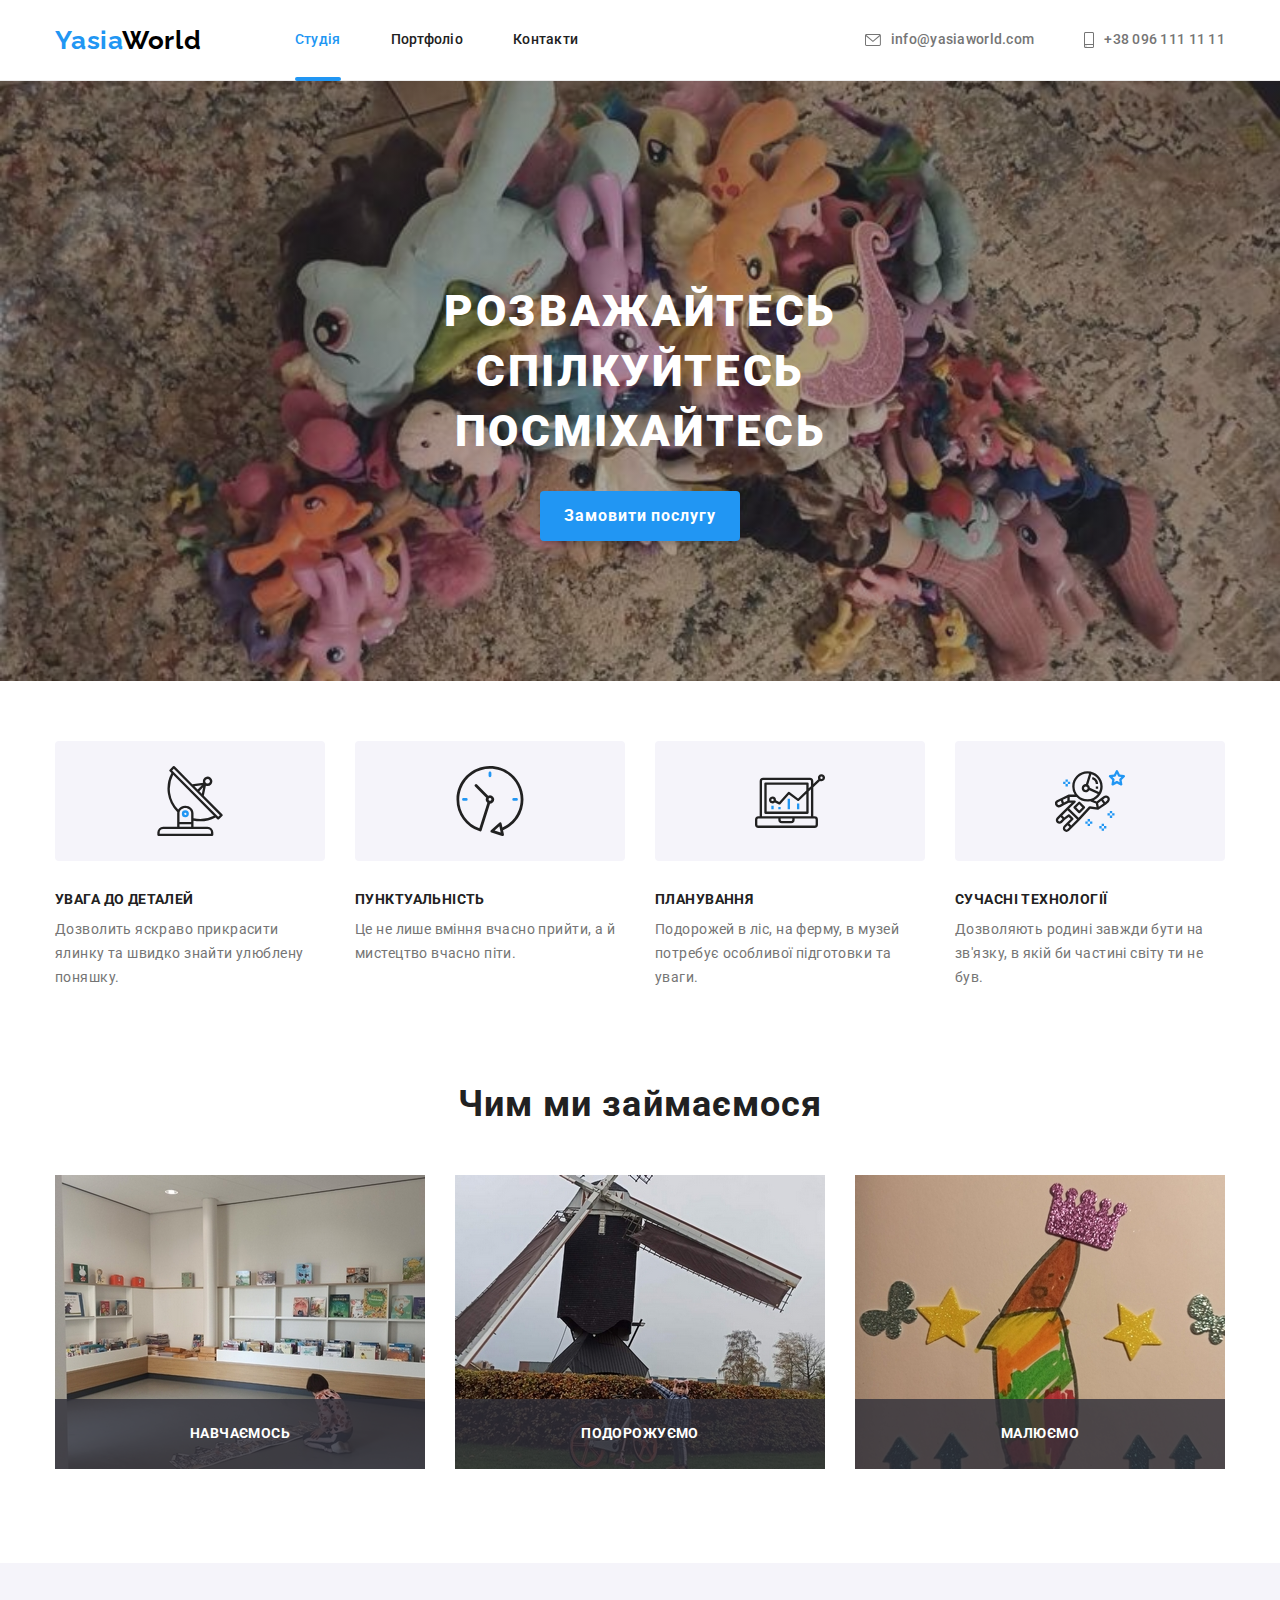
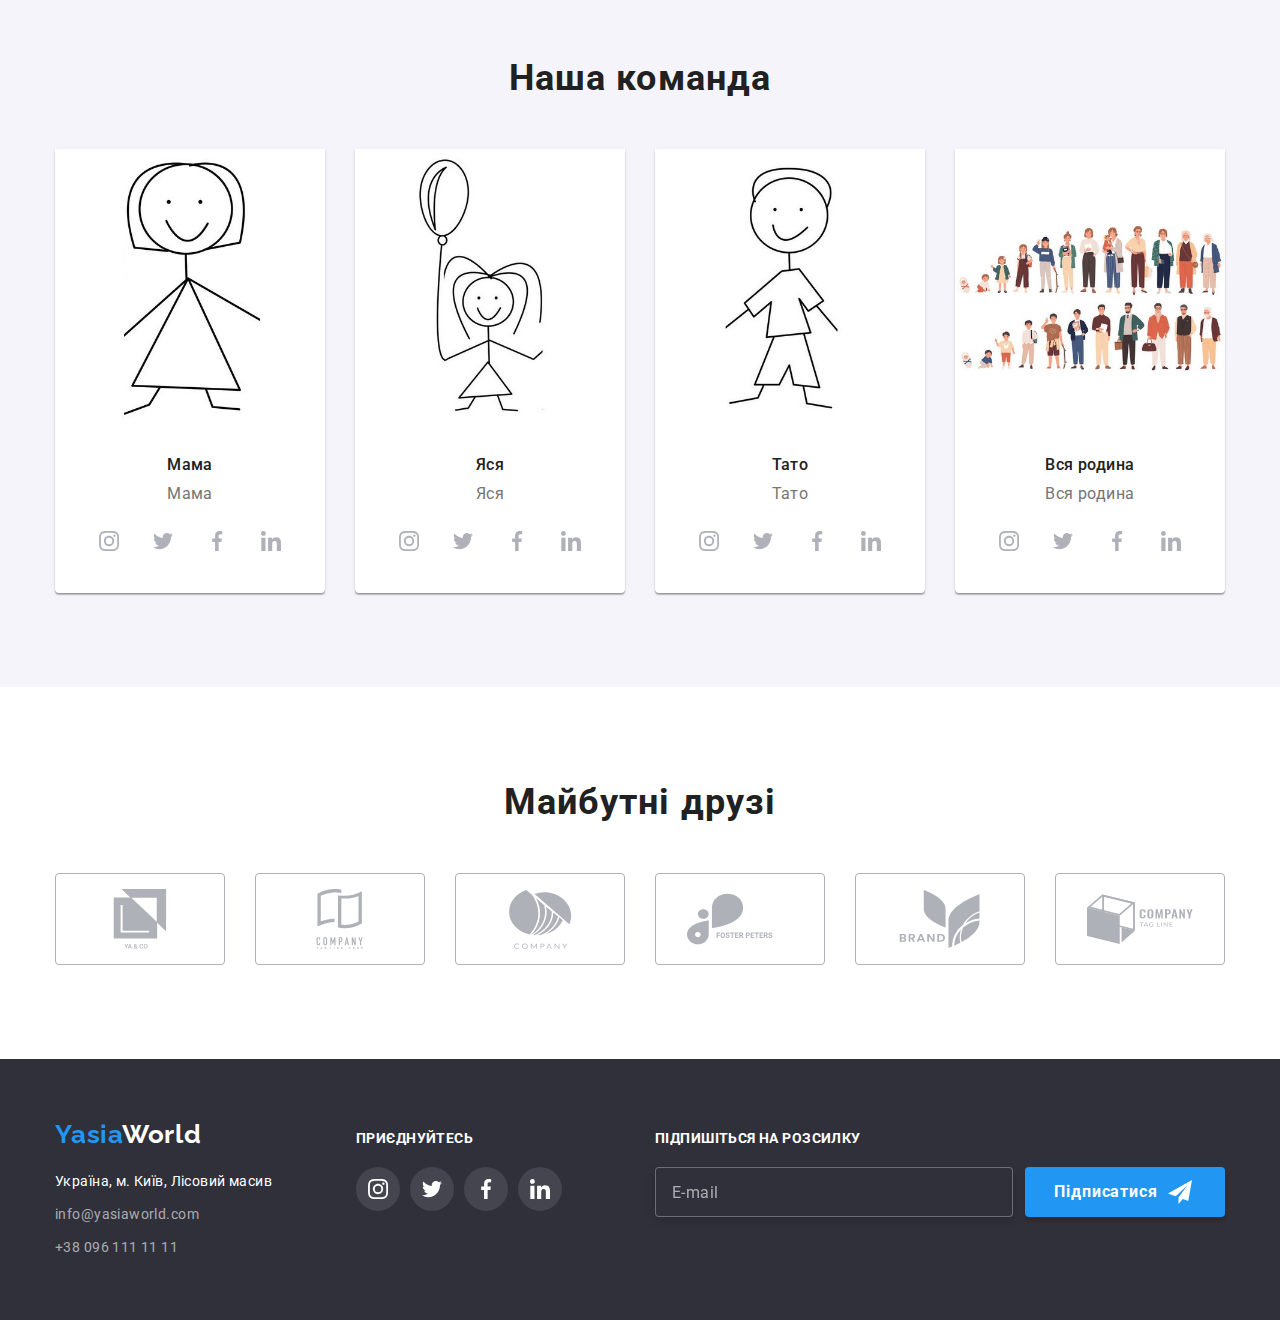
<file: index.html>
<!DOCTYPE html>
<html lang="uk">
  <head>
    <meta charset="utf-8" />
    <meta name="viewport" content="width=device-width, initial-scale=1.0" />
    <title>Світ Ясі YasiaWorld</title>
    <link
      rel="stylesheet"
      href="https://cdn.jsdelivr.net/npm/modern-normalize@1.1.0/modern-normalize.min.css"
    />
    <link rel="preconnect" href="https://fonts.googleapis.com" />
    <link rel="preconnect" href="https://fonts.gstatic.com" crossorigin />
    <link
      href="https://fonts.googleapis.com/css2?family=Oleo+Script&family=Raleway:wght@700&family=Roboto:wght@400;500;700;900&display=swap"
      rel="stylesheet"
    />
    <!-- <link rel="stylesheet" href="./css/styles.css" /> -->
    <link rel="stylesheet" href="./css/main.min.css" />
  </head>
  <body>
    <!-- Header section -->
    <header class="header">
      <!-- temp-bg-color -->
      <div class="header__container container">
        <nav class="header__navigation">
          <a class="header__logo link" href="./index.html"
            >Yasia<span class="header__logo-span">World</span></a
          >
          <!-- <div class="menu"> -->
          <ul class="navigation__list list">
            <li class="navigation__item">
              <a class="navigation__link link current-page" href="./index.html"
                >Студія</a
              >
            </li>
            <li class="navigation__item">
              <a class="navigation__link link" href="./#portfolio.html"
                >Портфоліо</a
              >
            </li>
            <li class="navigation__item">
              <a class="navigation__link link" href="">Контакти</a>
            </li>
          </ul>
          <!-- </div> -->
        </nav>

        <!-- Contacts -->
        <!-- <div class="menu"> -->
        <ul class="header__contacts list">
          <!-- Link to e-mail address -->
          <li class="contacts__item">
            <a class="contacts__link link" href="mailto:info@yasiaworld.com">
              <svg class="contacts__icon" width="16" height="12">
                <use href="./images/icons.svg#icon-envelope"></use>
              </svg>
              info@yasiaworld.com</a
            >
          </li>
          <!-- Link to phone number  -->
          <li class="contacts__item">
            <a class="contacts__link link" href="tel:+3809611111">
              <svg class="contacts__icon" width="10" height="16">
                <use href="./images/icons.svg#icon-smartphone"></use></svg
              >+38 096 111 11 11</a
            >
          </li>
        </ul>
        <!-- </div> -->
        <button type="button" class="menu-button-open" data-menu-open>
          <svg width="24" height="16">
            <use href="./images/icons.svg#icon-menu_24px"></use>
          </svg>
        </button>
      </div>
      <div class="mob-menu is-hidden" data-menu>
        <button type="button" class="menu-button-close" data-menu-close>
          <svg width="18.67" height="18.67">
            <use href="./images/icons.svg#icon-close_24px"></use>
          </svg>
        </button>
        <nav class="mob-menu__navigation">
          <ul class="mob-menu__list list">
            <li class="mob-menu__item">
              <a
                href="./index.html"
                class="mob-menu__link mob-menu__text current-page link"
                >Студія</a
              >
            </li>
            <li class="mob-menu__item">
              <a
                href="./#portfolio.html"
                class="mob-menu__link mob-menu__text menu__link"
                >Портфоліо</a
              >
            </li>
            <li class="mob-menu__item">
              <a href="#" class="mob-menu__link mob-menu__text menu__link"
                >Контакти</a
              >
            </li>
          </ul>
        </nav>
        <div class="mob-connect">
          <ul class="mob-connect__list list">
            <li class="mob-connect__item current-page">
              <a href="tel:+3809611111" class="mob-connect__text">
                +38 096 111 11 11</a
              >
            </li>
            <li class="mob-connect__item">
              <a
                href="mailto:info@yasiaworld.com"
                class="mob-connect__text mob-connect__text--mail"
              >
                info@yasiaworld.com</a
              >
            </li>
          </ul>
        </div>
        <div class="mob-socials">
          <ul class="mob-socials__list list">
            <li class="mob-socials__item">
              <a href="#" class="mob-socials__text">Instagram</a>
            </li>
            <li class="mob-socials__item">
              <a href="#" class="mob-socials__text">Twitter</a>
            </li>
            <li class="mob-socials__item">
              <a href="#" class="mob-socials__text">Facebook</a>
            </li>
            <li class="mob-socials__item">
              <a href="#" class="mob-socials__text">Linkedin</a>
            </li>
          </ul>
        </div>
      </div>
    </header>
    <main>
      <!-- Hero section -->
      <section class="hero">
        <div class="container">
          <h1 class="hero__title">Розважайтесь спілкуйтесь посміхайтесь</h1>
          <button class="hero__button" type="button" data-modal-open>
            Замовити послугу
          </button>
        </div>
      </section>

      <!-- Advantages (or Features) section -->
      <section class="advantages section">
        <!-- temp-bg-color -->
        <div class="container">
          <h2 class="visually-hidden">Особливості</h2>
          <ul class="advantages__list list">
            <li class="advantages__item">
              <div class="advantages__icon-wrap">
                <svg class="advantages__icon" width="70" height="70">
                  <use href="./images/icons.svg#icon-antenna"></use>
                </svg>
              </div>
              <h3 class="advantages__title">Увага до деталей</h3>
              <p class="advantages__text">
                Дозволить яскраво прикрасити ялинку та швидко знайти улюблену
                поняшку.
              </p>
            </li>
            <li class="advantages__item">
              <div class="advantages__icon-wrap">
                <svg class="advantages__icon" width="70" height="70">
                  <use href="./images/icons.svg#icon-clock"></use>
                </svg>
              </div>
              <h3 class="advantages__title">Пунктуальність</h3>
              <p class="advantages__text">
                Це не лише вміння вчасно прийти, а й мистецтво вчасно піти.
              </p>
            </li>
            <li class="advantages__item">
              <div class="advantages__icon-wrap">
                <svg class="advantages__icon" width="70" height="70">
                  <use href="./images/icons.svg#icon-diagram"></use>
                </svg>
              </div>
              <h3 class="advantages__title">Планування</h3>
              <p class="advantages__text">
                Подорожей в ліс, на ферму, в музей потребує особливої підготовки
                та уваги.
              </p>
            </li>
            <li class="advantages__item">
              <div class="advantages__icon-wrap">
                <svg class="advantages__icon" width="70" height="70">
                  <use href="./images/icons.svg#icon-astronaut"></use>
                </svg>
              </div>
              <h3 class="advantages__title">Сучасні технології</h3>
              <p class="advantages__text">
                Дозволяють родині завжди бути на зв'язку, в якій би частині
                світу ти не був.
              </p>
            </li>
          </ul>
        </div>
      </section>

      <!-- Activities section -->
      <section class="activities section">
        <!-- temp-bg-color -->
        <div class="container">
          <h2 class="activities-title">Чим ми займаємося</h2>
          <ul class="activity-list list">
            <li class="activity-item">
              <div class="activity-title-wrap">
                <h3 class="activity-after-title">Навчаємось</h3>
              </div>
              <picture>
                <source
                  srcset="
                    ./images/activity-desk-1.jpg    1x,
                    ./images/activity-desk-1-2x.jpg 2x
                  "
                  media="(min-width:1200px)"
                />
                <img
                  class="activity-picture"
                  src="./images/activity-desk-1.jpg"
                  alt="Програміст працює за своїм робочим столом."
                  width="370"
                  height="294"
                />
              </picture>
            </li>
            <li class="activity-item">
              <div class="activity-title-wrap">
                <h3 class="activity-after-title">Подорожуємо</h3>
              </div>
              <picture>
                <source
                  srcset="
                    ./images/activity-desk-2.jpg    1x,
                    ./images/activity-desk-2-2x.jpg 2x
                  "
                  media="(min-width:1200px)"
                />
                <img
                  class="activity-picture"
                  src="./images/activity-desk-2.jpg"
                  alt="Веб-дизайнер розробляє програму для смартфонів."
                  width="370"
                  height="294"
                />
              </picture>
            </li>
            <li class="activity-item">
              <div class="activity-title-wrap">
                <h3 class="activity-after-title">Малюємо</h3>
              </div>
              <picture>
                <source
                  srcset="
                    ./images/activity-desk-3.jpg    1x,
                    ./images/activity-desk-3-2x.jpg 2x
                  "
                  media="(min-width:1200px)"
                />
                <img
                  class="activity-picture"
                  src="./images/activity-desk-3.jpg"
                  alt="Дизайнер працює над вибором кольору на графічному планшеті."
                  width="370"
                  height="294"
                />
              </picture>
            </li>
          </ul>
        </div>
      </section>

      <!-- Team-members section -->
      <section class="team-members section">
        <!-- temp-bg-color -->
        <div class="container">
          <h2 class="team-members-title">Наша команда</h2>
          <ul class="team-list list">
            <li class="team-member">
              <picture>
                <source
                  srcset="
                    ./images/family/family-mama.jpg 1x,
                    ./images/family/family-mama.jpg 2x
                  "
                  media="(min-width:1200px)"
                />
                <source
                  srcset="
                    ./images/family/family-mama.jpg 1x,
                    ./images/family/family-mama.jpg 2x
                  "
                  media="(min-width:768px)"
                />
                <source
                  srcset="
                    ./images/family/family-mama.jpg 1x,
                    ./images/family/family-mama.jpg 2x
                  "
                  media="(max-width:767px)"
                />
                <img
                  class="team-photo"
                  src="./images/family/family-mama.jpg"
                  alt="Фото мама"
                  width="450"
                  height="460"
                />
              </picture>
              <div class="team-wrap">
                <h3 class="team-title">Мама</h3>
                <p class="team-position">Мама</p>
                <ul class="socials list">
                  <li class="socials-item">
                    <a class="socials-link link" href="" aria-label="Instagram">
                      <svg class="socials-icon" width="20" height="20">
                        <use href="./images/icons.svg#icon-instagram"></use>
                      </svg>
                    </a>
                  </li>
                  <li class="socials-item">
                    <a class="socials-link link" href="" aria-label="Twitter">
                      <svg class="socials-icon" width="20" height="20">
                        <use href="./images/icons.svg#icon-twitter"></use>
                      </svg>
                    </a>
                  </li>
                  <li class="socials-item">
                    <a class="socials-link link" href="" aria-label="Facebook">
                      <svg class="socials-icon" width="20" height="20">
                        <use href="./images/icons.svg#icon-facebook"></use>
                      </svg>
                    </a>
                  </li>
                  <li class="socials-item">
                    <a class="socials-link link" href="" aria-label="Linkedin">
                      <svg class="socials-icon" width="20" height="20">
                        <use href="./images/icons.svg#icon-linkedin"></use>
                      </svg>
                    </a>
                  </li>
                </ul>
              </div>
            </li>
            <li class="team-member">
              <picture>
                <source
                  srcset="
                    ./images/family/family-girl.jpg 1x,
                    ./images/family/family-girl.jpg 2x
                  "
                  media="(min-width:1200px)"
                />
                <source
                  srcset="
                    ./images/family/family-girl.jpg 1x,
                    ./images/family/family-girl.jpg 2x
                  "
                  media="(min-width:768px)"
                />
                <source
                  srcset="
                    ./images/family/family-girl.jpg 1x,
                    ./images/family/family-girl.jpg 2x
                  "
                  media="(max-width:767px)"
                />
                <img
                  class="team-photo"
                  src="./images/family/family-girl.jpg"
                  alt="Фото Yasia"
                  width="450"
                  height="460"
                />
              </picture>
              <div class="team-wrap">
                <h3 class="team-title">Яся</h3>
                <p class="team-position">Яся</p>
                <ul class="socials list">
                  <li class="socials-item">
                    <a class="socials-link link" href="" aria-label="Instagram">
                      <svg class="socials-icon" width="20" height="20">
                        <use href="./images/icons.svg#icon-instagram"></use>
                      </svg>
                    </a>
                  </li>
                  <li class="socials-item">
                    <a class="socials-link link" href="" aria-label="Twitter">
                      <svg class="socials-icon" width="20" height="20">
                        <use href="./images/icons.svg#icon-twitter"></use>
                      </svg>
                    </a>
                  </li>
                  <li class="socials-item">
                    <a class="socials-link link" href="" aria-label="Facebook">
                      <svg class="socials-icon" width="20" height="20">
                        <use href="./images/icons.svg#icon-facebook"></use>
                      </svg>
                    </a>
                  </li>
                  <li class="socials-item">
                    <a class="socials-link link" href="" aria-label="Linkedin">
                      <svg class="socials-icon" width="20" height="20">
                        <use href="./images/icons.svg#icon-linkedin"></use>
                      </svg>
                    </a>
                  </li>
                </ul>
              </div>
            </li>
            <li class="team-member">
              <picture>
                <source
                  srcset="
                    ./images/family/family-tato.jpg 1x,
                    ./images/family/family-tato.jpg 2x
                  "
                  media="(min-width:1200px)"
                />
                <source
                  srcset="
                    ./images/family/family-tato.jpg 1x,
                    ./images/family/family-tato.jpg 2x
                  "
                  media="(min-width:768px)"
                />
                <source
                  srcset="
                    ./images/family/family-tato.jpg 1x,
                    ./images/family/family-tato.jpg 2x
                  "
                  media="(max-width:767px)"
                />
                <img
                  class="team-photo"
                  src="./images/family/family-tato.jpg"
                  alt="Фото Тато"
                  width="450"
                  height="460"
                />
              </picture>
              <div class="team-wrap">
                <h3 class="team-title">Тато</h3>
                <p class="team-position">Тато</p>
                <ul class="socials list">
                  <li class="socials-item">
                    <a class="socials-link link" href="" aria-label="Instagram">
                      <svg class="socials-icon" width="20" height="20">
                        <use href="./images/icons.svg#icon-instagram"></use>
                      </svg>
                    </a>
                  </li>
                  <li class="socials-item">
                    <a class="socials-link link" href="" aria-label="Twitter">
                      <svg class="socials-icon" width="20" height="20">
                        <use href="./images/icons.svg#icon-twitter"></use>
                      </svg>
                    </a>
                  </li>
                  <li class="socials-item">
                    <a class="socials-link link" href="" aria-label="Facebook">
                      <svg class="socials-icon" width="20" height="20">
                        <use href="./images/icons.svg#icon-facebook"></use>
                      </svg>
                    </a>
                  </li>
                  <li class="socials-item">
                    <a class="socials-link link" href="" aria-label="Linkedin">
                      <svg class="socials-icon" width="20" height="20">
                        <use href="./images/icons.svg#icon-linkedin"></use>
                      </svg>
                    </a>
                  </li>
                </ul>
              </div>
            </li>
            <li class="team-member">
              <picture>
                <source
                  srcset="
                    ./images/family/family-all.jpg 1x,
                    ./images/family/family-all.jpg 2x
                  "
                  media="(min-width:1200px)"
                />
                <source
                  srcset="
                    ./images/family/family-all.jpg 1x,
                    ./images/family/family-all.jpg 2x
                  "
                  media="(min-width:768px)"
                />
                <source
                  srcset="
                    ./images/family/family-all.jpg 1x,
                    ./images/family/family-all.jpg 2x
                  "
                  media="(max-width:767px)"
                />
                <img
                  class="team-photo"
                  src="./images/family/family-all.jpg"
                  alt="Фото вся родина"
                  width="450"
                  height="460"
                />
              </picture>
              <div class="team-wrap">
                <h3 class="team-title">Вся родина</h3>
                <p class="team-position">Вся родина</p>
                <ul class="socials list">
                  <li class="socials-item">
                    <a class="socials-link link" href="" aria-label="Instagram">
                      <svg class="socials-icon" width="20" height="20">
                        <use href="./images/icons.svg#icon-instagram"></use>
                      </svg>
                    </a>
                  </li>
                  <li class="socials-item">
                    <a class="socials-link link" href="" aria-label="Twitter">
                      <svg class="socials-icon" width="20" height="20">
                        <use href="./images/icons.svg#icon-twitter"></use>
                      </svg>
                    </a>
                  </li>
                  <li class="socials-item">
                    <a class="socials-link link" href="" aria-label="Facebook">
                      <svg class="socials-icon" width="20" height="20">
                        <use href="./images/icons.svg#icon-facebook"></use>
                      </svg>
                    </a>
                  </li>
                  <li class="socials-item">
                    <a class="socials-link link" href="" aria-label="Linkedin">
                      <svg class="socials-icon" width="20" height="20">
                        <use href="./images/icons.svg#icon-linkedin"></use>
                      </svg>
                    </a>
                  </li>
                </ul>
              </div>
            </li>
          </ul>
        </div>
      </section>

      <!-- Customers section -->
      <section class="customers section">
        <!-- temp-bg-color -->
        <div class="container">
          <h2 class="customers-title">Майбутні друзі</h2>
          <ul class="customers-list list">
            <li class="customers-item">
              <a class="customers-link link" href="">
                <svg class="customers-icon" width="106" height="60">
                  <use href="./images/icons.svg#icon-client-1"></use>
                </svg>
              </a>
            </li>
            <li class="customers-item">
              <a class="customers-link link" href="">
                <svg class="customers-icon" width="106" height="60">
                  <use href="./images/icons.svg#icon-client-2"></use>
                </svg>
              </a>
            </li>
            <li class="customers-item">
              <a class="customers-link link" href="">
                <svg class="customers-icon" width="106" height="60">
                  <use href="./images/icons.svg#icon-client-3"></use>
                </svg>
              </a>
            </li>
            <li class="customers-item">
              <a class="customers-link link" href="">
                <svg class="customers-icon" width="106" height="60">
                  <use href="./images/icons.svg#icon-client-4"></use>
                </svg>
              </a>
            </li>
            <li class="customers-item">
              <a class="customers-link link" href="">
                <svg class="customers-icon" width="106" height="60">
                  <use href="./images/icons.svg#icon-client-5"></use>
                </svg>
              </a>
            </li>
            <li class="customers-item">
              <a class="customers-link link" href="">
                <svg class="customers-icon" width="106" height="60">
                  <use href="./images/icons.svg#icon-client-6"></use>
                </svg>
              </a>
            </li>
          </ul>
        </div>
      </section>
    </main>
    <!-- Footer -->
    <footer class="lower-block">
      <div class="container footer-wrapper">
        <!-- <div class="footer-wrapper"> -->
        <div class="footer__tablet-design">
          <div class="footer-contacts-wrap">
            <a class="header__logo footer-logo link" href="./index.html"
              >Yasia<span class="footer-logo-span">World</span></a
            >
            <address class="directions">
              <ul class="direction-list list">
                <!-- Link to google maps -->
                <li class="direction-item">
                  <a
                    class="place-link link"
                    href="http://www.google.com/maps/place/50.480512134502405,30.630846925397716"
                    target="_blank"
                    rel="noopener nofollow noreferrer"
                    >Україна, м. Київ, Лісовий масив</a
                  >
                </li>
                <!-- Link to e-mail address -->
                <li class="direction-item">
                  <a
                    class="direction-link link"
                    href="mailto:info@yasiaworld.com"
                    >info@yasiaworld.com</a
                  >
                </li>
                <!-- Link to phone number  -->
                <li class="direction-item">
                  <a class="direction-link link" href="tel:+3809611111"
                    >+38 096 111 11 11</a
                  >
                </li>
              </ul>
            </address>
          </div>
          <div class="footer-socials-wrap">
            <h2 class="footer-title">Приєднуйтесь</h2>
            <ul class="footer-socials list">
              <li class="footer-socials-item">
                <a class="footer-socials-link" href="" aria-label="Instagram">
                  <svg class="footer-socials-icon" width="20" height="20">
                    <use href="./images/icons.svg#icon-instagram"></use>
                  </svg>
                </a>
              </li>
              <li class="footer-socials-item">
                <a class="footer-socials-link" href="" aria-label="Twitter">
                  <svg class="footer-socials-icon" width="20" height="20">
                    <use href="./images/icons.svg#icon-twitter"></use>
                  </svg>
                </a>
              </li>
              <li class="footer-socials-item">
                <a class="footer-socials-link" href="" aria-label="Facebook">
                  <svg class="footer-socials-icon" width="20" height="20">
                    <use href="./images/icons.svg#icon-facebook"></use>
                  </svg>
                </a>
              </li>
              <li class="footer-socials-item">
                <a class="footer-socials-link" href="" aria-label="Linkedin">
                  <svg class="footer-socials-icon" width="20" height="20">
                    <use href="./images/icons.svg#icon-linkedin"></use>
                  </svg>
                </a>
              </li>
            </ul>
          </div>
        </div>
        <div class="footer-subscription">
          <p class="footer-subscription-title">Підпишіться на розсилку</p>
          <form class="footer-subscription-form">
            <!-- <label class="footer-subscription-label" for="subscr-email"></label> -->
            <input
              class="footer-subscription-input"
              type="email"
              name="subscr-email"
              id="subscr-email"
              placeholder="E-mail"
              required="required"
            />
            <button type="submit" class="footer-subscription-btn-text">
              Підписатися
              <svg class="footer-subscription-icon" width="24" height="24">
                <use href="./images/icons.svg#icon-icon-send"></use>
              </svg>
            </button>
          </form>
        </div>
      </div>
      <!-- </div> -->
    </footer>

    <div class="backdrop is-hidden" data-modal>
      <div class="modal-wrapper">
        <!-- <button data-modal-close>X</button> -->
        <button class="modal-close-btn" type="button" data-modal-close>
          <svg class="icon-close-modal" width="18" height="18">
            <use href="./images/icons.svg#icon-close-modal"></use>
          </svg>
        </button>

        <p class="modal-title">Залиште свої дані, ми вам передзвонимо</p>
        <form class="modal-form">
          <div class="input">
            <label for="user-name" class="input-label">Ім'я</label>
            <div class="input-wrap">
              <input
                id="user-name"
                type="text"
                class="form-input"
                name="user-name"
                required="required"
                autofocus
              />
              <svg class="input-icon" width="18" height="18">
                <use href="./images/icons.svg#icon-person-black-18dp"></use>
              </svg>
            </div>
          </div>
          <div class="input">
            <label for="user-tel" class="input-label">Телефон</label>
            <div class="input-wrap">
              <input
                type="tel"
                class="form-input"
                name="user-tel"
                id="user-tel"
                required="required"
                maxlength="13"
              /><svg class="input-icon" width="18" height="18">
                <use href="./images/icons.svg#icon-phone-black-18dp"></use>
              </svg>
            </div>
          </div>
          <div class="input">
            <label for="user-email" class="input-label">Пошта</label>
            <div class="input-wrap">
              <input
                type="email"
                class="form-input"
                name="user-email"
                id="user-email"
                required="required"
              /><svg class="input-icon" width="18" height="18">
                <use href="./images/icons.svg#icon-email-black-18dp"></use>
              </svg>
            </div>
          </div>
          <div class="input-coment">
            <label for="user-coment" class="input-label">Коментар</label>
            <textarea
              class="form-input-coment"
              name="user-coment"
              id="user-coment"
              cols="48"
              rows="5"
              placeholder="Enter the text"
            ></textarea>
          </div>
          <div class="input-field">
            <input
              class="input-check visually-hidden"
              type="checkbox"
              name="user-policy"
              value="true"
              id="user-policy"
            />
            <label for="user-policy" class="checkbox-text">
              <span>
                <svg class="icon-check" width="11" height="11">
                  <use href="./images/icons.svg#icon-checkmark"></use>
                </svg> </span
              >Погоджуюся з розсилкою та приймаю&puncsp;
              <a
                href="#"
                target="_blank"
                rel="noopener noreferrer"
                class="modal-text-link"
                >Умови договору</a
              > </label
            ><button type="submit" class="modal-button-send modal-button-text">
              Відправити
            </button>
          </div>
        </form>
      </div>
    </div>
    <script src="./js/menu.js"></script>
    <script src="./js/modal.js"></script>
  </body>
</html>
</file>
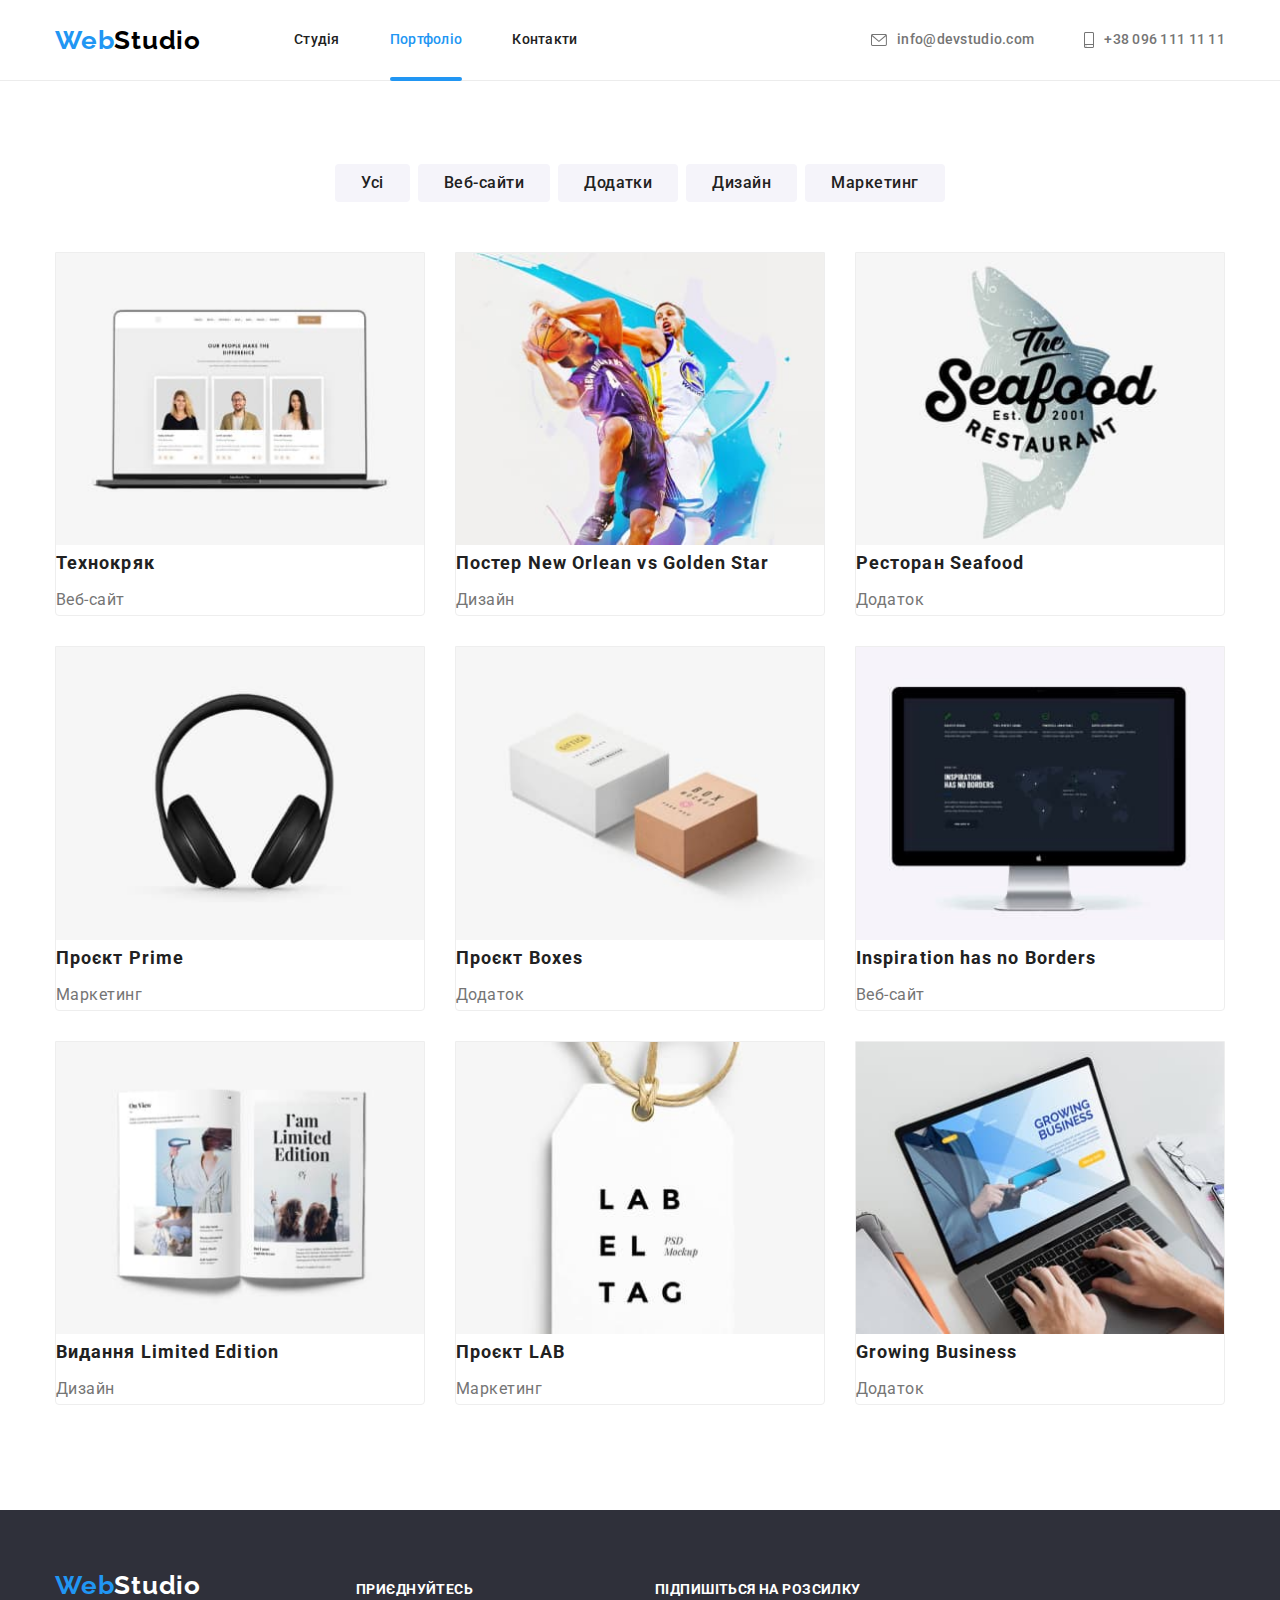
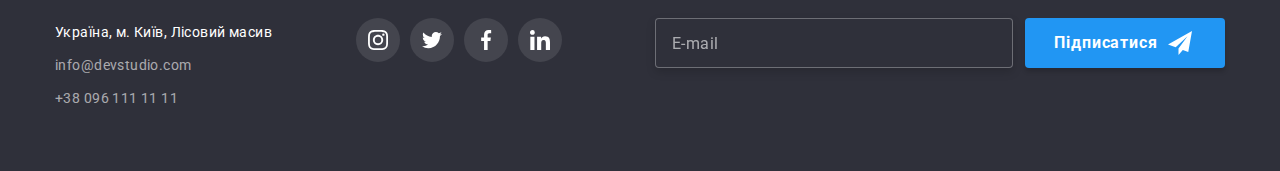
<file: portfolio.html>
<!DOCTYPE html>
<html lang="uk">
  <head>
    <meta charset="utf-8" />
    <meta name="viewport" content="width=device-width, initial-scale=1.0" />
    <title>hw-08 Портфоліо</title>
    <link
      rel="stylesheet"
      href="https://cdn.jsdelivr.net/npm/modern-normalize@1.1.0/modern-normalize.min.css"
    />
    <link rel="preconnect" href="https://fonts.googleapis.com" />
    <link rel="preconnect" href="https://fonts.gstatic.com" crossorigin />
    <link
      href="https://fonts.googleapis.com/css2?family=Oleo+Script&family=Raleway:wght@700&family=Roboto:wght@400;500;700;900&display=swap"
      rel="stylesheet"
    />
    <!-- <link rel="stylesheet" href="./css/styles.css" /> -->
    <link rel="stylesheet" href="./css/main.min.css" />
  </head>
  <body>
    <!-- Header section -->
    <header class="header">
      <!-- temp-bg-color -->
      <div class="header__container container">
        <nav class="header__navigation">
          <a class="header__logo link" href="./index.html"
            >Web<span class="header__logo-span">Studio</span></a
          >
          <ul class="navigation__list list">
            <li class="navigation__item">
              <a class="navigation__link link" href="./index.html">Студія</a>
            </li>
            <li class="navigation__item">
              <a
                class="navigation__link link current-page"
                href="./portfolio.html"
                >Портфоліо</a
              >
            </li>
            <li class="navigation__item">
              <a class="navigation__link link" href="">Контакти</a>
            </li>
          </ul>
        </nav>

        <!-- Contacts -->
        <ul class="header__contacts list">
          <!-- Link to e-mail address -->
          <li class="contacts__item">
            <a class="contacts__link link" href="mailto:info@devstudio.com">
              <svg class="contacts__icon" width="16" height="12">
                <use href="./images/icons.svg#icon-envelope"></use>
              </svg>
              info@devstudio.com</a
            >
          </li>
          <!-- Link to phone number  -->
          <li class="contacts__item">
            <a class="contacts__link link" href="tel:+3809611111">
              <svg class="contacts__icon" width="10" height="16">
                <use href="./images/icons.svg#icon-smartphone"></use></svg
              >+38 096 111 11 11</a
            >
          </li>
        </ul>
        <!-- </div> -->
        <button type="button" class="menu-button-open" data-menu-open>
          <svg width="24" height="16">
            <use href="./images/icons.svg#icon-menu_24px"></use>
          </svg>
        </button>
      </div>
      <div class="mob-menu is-hidden" data-menu>
        <button type="button" class="menu-button-close" data-menu-close>
          <svg width="18.67" height="18.67">
            <use href="./images/icons.svg#icon-close_24px"></use>
          </svg>
        </button>
        <nav class="mob-menu__navigation">
          <ul class="mob-menu__list list">
            <li class="mob-menu__item">
              <a
                href="./index.html"
                class="mob-menu__link mob-menu__text menu__link"
                >Студія</a
              >
            </li>
            <li class="mob-menu__item">
              <a
                href="./portfolio.html"
                class="mob-menu__link mob-menu__text current-page link"
                >Портфоліо</a
              >
            </li>
            <li class="mob-menu__item">
              <a href="#" class="mob-menu__link mob-menu__text menu__link"
                >Контакти</a
              >
            </li>
          </ul>
        </nav>
        <div class="mob-connect">
          <ul class="mob-connect__list list">
            <li class="mob-connect__item current-page">
              <a href="tel:+3809611111" class="mob-connect__text">
                +38 096 111 11 11</a
              >
            </li>
            <li class="mob-connect__item">
              <a
                href="mailto:info@devstudio.com"
                class="mob-connect__text mob-connect__text--mail"
              >
                info@devstudio.com</a
              >
            </li>
          </ul>
        </div>
        <div class="mob-socials">
          <ul class="mob-socials__list list">
            <li class="mob-socials__item">
              <a href="#" class="mob-socials__text">Instagram</a>
            </li>
            <li class="mob-socials__item">
              <a href="#" class="mob-socials__text">Twitter</a>
            </li>
            <li class="mob-socials__item">
              <a href="#" class="mob-socials__text">Facebook</a>
            </li>
            <li class="mob-socials__item">
              <a href="#" class="mob-socials__text">Linkedin</a>
            </li>
          </ul>
        </div>
      </div>
    </header>
    <main>
      <section class="filters section">
        <div class="container">
          <h1 class="visually-hidden">Фільтри</h1>
          <ul class="filter-list list">
            <li class="filter-item">
              <button class="filter-button" type="button">Усі</button>
            </li>
            <li class="filter-item">
              <button class="filter-button" type="button">Веб-сайти</button>
            </li>
            <li class="filter-item">
              <button class="filter-button" type="button">Додатки</button>
            </li>
            <li class="filter-item">
              <button class="filter-button" type="button">Дизайн</button>
            </li>
            <li class="filter-item">
              <button class="filter-button" type="button">Маркетинг</button>
            </li>
          </ul>
          <ul class="project-list list">
            <li class="project-item">
              <a class="project-link link" href="">
                <div class="project-description-wrapper">
                  <picture>
                    <source
                      srcset="
                        ./images/projects/work-desk-1.jpg    1x,
                        ./images/projects/work-desk-1-2x.jpg 2x
                      "
                      media="(min-width:1200px)"
                    />
                    <source
                      srcset="
                        ./images/projects/work-tab-1.jpg    1x,
                        ./images/projects/work-tab-1-2x.jpg 2x
                      "
                      media="(min-width:768px)"
                    />
                    <source
                      srcset="
                        ./images/projects/work-mob-1.jpg    1x,
                        ./images/projects/work-mob-1-2x.jpg 2x
                      "
                      media="(max-width:767px)"
                    />
                    <img
                      src="./images/projects/work-mob-1.jpg"
                      alt="Вебсайт Технокряк."
                      width="450"
                      height="294"
                    />
                  </picture>
                  <p class="project-description">
                    Lorem, ipsum dolor sit amet consectetur, adipisicing elit.
                    Eveniet, reprehenderit officia voluptatibus, laudantium
                    aspernatur iure!. Lorem, ipsum dolor sit amet consectetur,
                    adipisicing elit.
                  </p>
                </div>
                <div class="project-title-wrap">
                  <h2 class="project-title">Технокряк</h2>
                  <p class="project-category">Веб-сайт</p>
                </div>
              </a>
            </li>
            <li class="project-item">
              <a class="project-link link" href="">
                <div class="project-description-wrapper">
                  <picture>
                    <source
                      srcset="
                        ./images/projects/work-desk-2.jpg    1x,
                        ./images/projects/work-desk-2-2x.jpg 2x
                      "
                      media="(min-width:1200px)"
                    />
                    <source
                      srcset="
                        ./images/projects/work-tab-2.jpg    1x,
                        ./images/projects/work-tab-2-2x.jpg 2x
                      "
                      media="(min-width:768px)"
                    />
                    <source
                      srcset="
                        ./images/projects/work-mob-2.jpg    1x,
                        ./images/projects/work-mob-2-2x.jpg 2x
                      "
                      media="(max-width:767px)"
                    />
                    <img
                      src="./images/projects/work-mob-2.jpg"
                      alt="Плакат баскетбол Нью-Орлеан проти Голден Стар"
                      width="450"
                      height="294"
                    />
                  </picture>
                  <p class="project-description">
                    Lorem, ipsum dolor sit amet consectetur, adipisicing elit.
                    Eveniet, reprehenderit officia voluptatibus, laudantium
                    aspernatur iure!.
                  </p>
                </div>
                <div class="project-title-wrap">
                  <h2 class="project-title">
                    Постер New Orlean vs Golden Star
                  </h2>
                  <p class="project-category">Дизайн</p>
                </div>
              </a>
            </li>
            <li class="project-item">
              <a class="project-link link" href="">
                <div class="project-description-wrapper">
                  <picture>
                    <source
                      srcset="
                        ./images/projects/work-desk-3.jpg    1x,
                        ./images/projects/work-desk-3-2x.jpg 2x
                      "
                      media="(min-width:1200px)"
                    />
                    <source
                      srcset="
                        ./images/projects/work-tab-3.jpg    1x,
                        ./images/projects/work-tab-3-2x.jpg 2x
                      "
                      media="(min-width:768px)"
                    />
                    <source
                      srcset="
                        ./images/projects/work-mob-3.jpg    1x,
                        ./images/projects/work-mob-3-2x.jpg 2x
                      "
                      media="(max-width:767px)"
                    />
                    <img
                      src="./images/projects/work-mob-3.jpg"
                      alt="Ресторан морепродуктов Seafood"
                      width="450"
                      height="294"
                    />
                  </picture>
                  <p class="project-description">
                    Lorem, ipsum dolor sit amet consectetur, adipisicing elit.
                    Eveniet, reprehenderit officia voluptatibus, laudantium
                    aspernatur iure!. Lorem, ipsum dolor sit amet consectetur,
                    adipisicing elit.
                  </p>
                </div>
                <div class="project-title-wrap">
                  <h2 class="project-title">Ресторан Seafood</h2>
                  <p class="project-category">Додаток</p>
                </div>
              </a>
            </li>
            <li class="project-item">
              <a class="project-link link" href="">
                <div class="project-description-wrapper">
                  <picture>
                    <source
                      srcset="
                        ./images/projects/work-desk-4.jpg    1x,
                        ./images/projects/work-desk-4-2x.jpg 2x
                      "
                      media="(min-width:1200px)" />
                    <source
                      srcset="
                        ./images/projects/work-tab-5.jpg    1x,
                        ./images/projects/work-tab-5-2x.jpg 2x
                      "
                      media="(min-width:768px)" />
                    <source
                      srcset="
                        ./images/projects/work-mob-4.jpg    1x,
                        ./images/projects/work-mob-4-2x.jpg 2x
                      "
                      media="(max-width:767px)" />
                    <img
                      src="./images/projects/work-mob-4.jpg"
                      alt="Prime project"
                      width="450"
                      height="294"
                  /></picture>
                  <p class="project-description">
                    Lorem, ipsum dolor sit amet consectetur, adipisicing elit.
                    Eveniet, reprehenderit officia voluptatibus, laudantium
                    aspernatur iure!. Lorem, ipsum dolor sit amet consectetur,
                    adipisicing elit.
                  </p>
                </div>
                <div class="project-title-wrap">
                  <h2 class="project-title">Проєкт Prime</h2>
                  <p class="project-category">Маркетинг</p>
                </div>
              </a>
            </li>
            <li class="project-item">
              <a class="project-link link" href="">
                <div class="project-description-wrapper">
                  <picture>
                    <source
                      srcset="
                        ./images/projects/work-desk-5.jpg    1x,
                        ./images/projects/work-desk-5-2x.jpg 2x
                      "
                      media="(min-width:1200px)"
                    />
                    <source
                      srcset="
                        ./images/projects/work-tab-6.jpg    1x,
                        ./images/projects/work-tab-6-2x.jpg 2x
                      "
                      media="(min-width:768px)"
                    />
                    <source
                      srcset="
                        ./images/projects/work-mob-5.jpg    1x,
                        ./images/projects/work-mob-5-2x.jpg 2x
                      "
                      media="(max-width:767px)"
                    />
                    <img
                      src="./images/projects/work-mob-5.jpg"
                      alt="Boxes project"
                      width="450"
                      height="294"
                    />
                  </picture>
                  <p class="project-description">
                    Lorem, ipsum dolor sit amet consectetur, adipisicing elit.
                    Eveniet, reprehenderit officia voluptatibus, laudantium
                    aspernatur iure!. Lorem, ipsum dolor sit amet consectetur,
                    adipisicing elit.
                  </p>
                </div>
                <div class="project-title-wrap">
                  <h2 class="project-title">Проєкт Boxes</h2>
                  <p class="project-category">Додаток</p>
                </div>
              </a>
            </li>
            <li class="project-item">
              <a class="project-link link" href="">
                <div class="project-description-wrapper">
                  <picture>
                    <source
                      srcset="
                        ./images/projects/work-desk-6.jpg    1x,
                        ./images/projects/work-desk-6-2x.jpg 2x
                      "
                      media="(min-width:1200px)"
                    />
                    <source
                      srcset="
                        ./images/projects/work-tab-7.jpg    1x,
                        ./images/projects/work-tab-7-2x.jpg 2x
                      "
                      media="(min-width:768px)"
                    />
                    <source
                      srcset="
                        ./images/projects/work-mob-6.jpg    1x,
                        ./images/projects/work-mob-6-2x.jpg 2x
                      "
                      media="(max-width:767px)"
                    />
                    <img
                      src="./images/projects/work-mob-6.jpg"
                      alt="Веб-сайт Натхнення не має меж.."
                      width="450"
                      height="294"
                    />
                  </picture>
                  <p class="project-description">
                    Lorem, ipsum dolor sit amet consectetur, adipisicing elit.
                    Eveniet, reprehenderit officia voluptatibus, laudantium
                    aspernatur iure!. Lorem, ipsum dolor sit amet consectetur,
                    adipisicing elit.
                  </p>
                </div>
                <div class="project-title-wrap">
                  <h2 class="project-title">Inspiration has no Borders</h2>
                  <p class="project-category">Веб-сайт</p>
                </div>
              </a>
            </li>
            <li class="project-item">
              <a class="project-link link" href="">
                <div class="project-description-wrapper">
                  <picture>
                    <source
                      srcset="
                        ./images/projects/work-desk-7.jpg    1x,
                        ./images/projects/work-desk-7-2x.jpg 2x
                      "
                      media="(min-width:1200px)"
                    />
                    <source
                      srcset="
                        ./images/projects/work-tab-8.jpg    1x,
                        ./images/projects/work-tab-8-2x.jpg 2x
                      "
                      media="(min-width:768px)"
                    />
                    <source
                      srcset="
                        ./images/projects/work-mob-7.jpg    1x,
                        ./images/projects/work-mob-7-2x.jpg 2x
                      "
                      media="(max-width:767px)"
                    />
                    <img
                      src="./images/projects/work-mob-7.jpg"
                      alt="Видання Limited Edition"
                      width="450"
                      height="294"
                    />
                  </picture>
                  <p class="project-description">
                    Lorem, ipsum dolor sit amet consectetur, adipisicing elit.
                    Eveniet, reprehenderit officia voluptatibus, laudantium
                    aspernatur iure!. Lorem, ipsum dolor sit amet consectetur,
                    adipisicing elit.
                  </p>
                </div>
                <div class="project-title-wrap">
                  <h2 class="project-title">Видання Limited Edition</h2>
                  <p class="project-category">Дизайн</p>
                </div>
              </a>
            </li>
            <li class="project-item">
              <a class="project-link link" href="">
                <div class="project-description-wrapper">
                  <picture>
                    <source
                      srcset="
                        ./images/projects/work-desk-8.jpg    1x,
                        ./images/projects/work-desk-8-2x.jpg 2x
                      "
                      media="(min-width:1200px)"
                    />
                    <source
                      srcset="
                        ./images/projects/work-tab-9.jpg    1x,
                        ./images/projects/work-tab-9-2x.jpg 2x
                      "
                      media="(min-width:768px)"
                    />
                    <source
                      srcset="
                        ./images/projects/work-mob-8.jpg    1x,
                        ./images/projects/work-mob-8-2x.jpg 2x
                      "
                      media="(max-width:767px)"
                    />
                    <img
                      src="./images/projects/work-mob-8.jpg"
                      alt="Проєкт LAB"
                      width="450"
                      height="294"
                    />
                  </picture>
                  <p class="project-description">
                    Lorem, ipsum dolor sit amet consectetur, adipisicing elit.
                    Eveniet, reprehenderit officia voluptatibus, laudantium
                    aspernatur iure!. Lorem, ipsum dolor sit amet consectetur,
                    adipisicing elit.
                  </p>
                </div>
                <div class="project-title-wrap">
                  <h2 class="project-title">Проєкт LAB</h2>
                  <p class="project-category">Маркетинг</p>
                </div>
              </a>
            </li>
            <li class="project-item">
              <a class="project-link link" href="">
                <div class="project-description-wrapper">
                  <picture>
                    <source
                      srcset="
                        ./images/projects/work-desk-9.jpg    1x,
                        ./images/projects/work-desk-9-2x.jpg 2x
                      "
                      media="(min-width:1200px)"
                    />
                    <source
                      srcset="
                        ./images/projects/work-tab-10.jpg    1x,
                        ./images/projects/work-tab-10-2x.jpg 2x
                      "
                      media="(min-width:768px)"
                    />
                    <source
                      srcset="
                        ./images/projects/work-mob-9.jpg    1x,
                        ./images/projects/work-mob-9-2x.jpg 2x
                      "
                      media="(max-width:767px)"
                    />
                    <img
                      src="./images/projects/work-mob-9.jpg"
                      alt="Додаток Зростаючий бізнес"
                      width="450"
                      height="294"
                    />
                  </picture>
                  <p class="project-description">
                    Lorem, ipsum dolor sit amet consectetur, adipisicing elit.
                    Eveniet, reprehenderit officia voluptatibus, laudantium
                    aspernatur iure!. Lorem, ipsum dolor sit amet consectetur,
                    adipisicing elit.
                  </p>
                </div>
                <div class="project-title-wrap">
                  <h2 class="project-title">Growing Business</h2>
                  <p class="project-category">Додаток</p>
                </div>
              </a>
            </li>
          </ul>
        </div>
      </section>
    </main>
    <!-- Footer -->
    <footer class="lower-block">
      <div class="container footer-wrapper">
        <!-- <div class="footer-wrapper"> -->
        <div class="footer__tablet-design">
          <div class="footer-contacts-wrap">
            <a class="header__logo footer-logo link" href="./index.html"
              >Web<span class="footer-logo-span">Studio</span></a
            >
            <address class="directions">
              <ul class="direction-list list">
                <!-- Link to google maps -->
                <li class="direction-item">
                  <a
                    class="place-link link"
                    href="http://www.google.com/maps/place/50.480512134502405,30.630846925397716"
                    target="_blank"
                    rel="noopener nofollow noreferrer"
                    >Україна, м. Київ, Лісовий масив</a
                  >
                </li>
                <!-- Link to e-mail address -->
                <li class="direction-item">
                  <a
                    class="direction-link link"
                    href="mailto:info@devstudio.com"
                    >info@devstudio.com</a
                  >
                </li>
                <!-- Link to phone number  -->
                <li class="direction-item">
                  <a class="direction-link link" href="tel:+3809611111"
                    >+38 096 111 11 11</a
                  >
                </li>
              </ul>
            </address>
          </div>
          <div class="footer-socials-wrap">
            <h2 class="footer-title">Приєднуйтесь</h2>
            <ul class="footer-socials list">
              <li class="footer-socials-item">
                <a class="footer-socials-link" href="" aria-label="Instagram">
                  <svg class="footer-socials-icon" width="20" height="20">
                    <use href="./images/icons.svg#icon-instagram"></use>
                  </svg>
                </a>
              </li>
              <li class="footer-socials-item">
                <a class="footer-socials-link" href="" aria-label="Twitter">
                  <svg class="footer-socials-icon" width="20" height="20">
                    <use href="./images/icons.svg#icon-twitter"></use>
                  </svg>
                </a>
              </li>
              <li class="footer-socials-item">
                <a class="footer-socials-link" href="" aria-label="Facebook">
                  <svg class="footer-socials-icon" width="20" height="20">
                    <use href="./images/icons.svg#icon-facebook"></use>
                  </svg>
                </a>
              </li>
              <li class="footer-socials-item">
                <a class="footer-socials-link" href="" aria-label="Linkedin">
                  <svg class="footer-socials-icon" width="20" height="20">
                    <use href="./images/icons.svg#icon-linkedin"></use>
                  </svg>
                </a>
              </li>
            </ul>
          </div>
        </div>
        <div class="footer-subscription">
          <p class="footer-subscription-title">Підпишіться на розсилку</p>
          <form class="footer-subscription-form">
            <!-- <label class="footer-subscription-label" for="subscr-email"></label> -->
            <input
              class="footer-subscription-input"
              type="email"
              name="subscr-email"
              id="subscr-email"
              placeholder="E-mail"
              required="required"
            />
            <button type="submit" class="footer-subscription-btn-text">
              Підписатися
              <svg class="footer-subscription-icon" width="24" height="24">
                <use href="./images/icons.svg#icon-icon-send"></use>
              </svg>
            </button>
          </form>
        </div>
      </div>
      <!-- </div> -->
    </footer>
    <script src="./js/menu.js"></script>
  </body>
</html>
</file>
<file: css/main.min.css>
:root{--main-font: "Roboto", sans-serif;--secondary-font: "Raleway", sans-serif;--primary-text-color: #212121;--secondary-grey-color: #757575;--secondary-color: #2196f3;--primary-bg-color: #ffffff;--primary-black-color: #000000;--temp-bg-color: #7ddd85;--second-bg-color: #f5f4fa;--socials-color: #afb1b8;--primary-hover: 250ms cubic-bezier(0.4, 0, 0.2, 1)}p,h1,h2,h3,h4,h5,h6{margin:0}ul{margin:0;padding-left:0}button{cursor:pointer}img{display:block;width:100%;max-width:100%;height:auto}body{font-family:var(--main-font);color:var(--primary-text-color);background-color:var(--primary-bg-color)}.list{list-style:none}.link{display:block;text-decoration:none}.container{width:100%;padding-left:15px;padding-right:15px;margin-left:auto;margin-right:auto}@media screen and (min-width: 480px){.container{width:480px}}@media screen and (min-width: 768px){.container{width:768px}}@media screen and (min-width: 1200px){.container{width:1200px}}@media screen and (min-width: 1200px){.section{padding-top:94px;padding-bottom:94px}}.visually-hidden{position:absolute;white-space:nowrap;width:1px;height:1px;overflow:hidden;border:0;padding:0;clip:rect(0 0 0 0);clip-path:inset(50%);margin:-1px}.header{padding-top:16px;padding-bottom:16px;border-bottom:1px solid #ececec}@media screen and (min-width: 768px){.header{padding-top:0;padding-bottom:0}}.header__container{display:flex}@media screen and (min-width: 768px){.header__container{align-items:center}}.header__navigation{display:flex;align-items:center;margin-left:0}.header__logo{margin-right:93px;margin-left:0;font-family:var(--secondary-font);font-size:26px;font-weight:700;line-height:1.19;letter-spacing:.03em;color:var(--secondary-color)}.header__logo-span{color:var(--primary-black-color)}.navigation__list{display:none}@media screen and (min-width: 768px){.navigation__list{display:flex}}@media screen and (min-width: 1200px){.navigation__list{display:flex;align-items:center;margin-left:0}}.navigation__item:not(:last-child){margin-right:50px;margin-left:0}.navigation__link{padding-top:32px;padding-bottom:32px;display:block;font-weight:500;font-size:14px;line-height:1.14;letter-spacing:.02em;color:var(--primary-text-color);width:auto;height:auto;transition:color var(--primary-hover);position:relative}.current-page{color:var(--secondary-color)}.navigation__link.current-page::after{content:"";display:block;width:100%;height:4px;background-color:var(--secondary-color);border-radius:2px;position:absolute;bottom:-1px;left:0px}.navigation__link:hover,.navigation__link:focus{color:var(--secondary-color)}.header__contacts{display:none}@media screen and (min-width: 768px){.header__contacts{display:block;margin-left:62px}}@media screen and (min-width: 1200px){.header__contacts{display:flex;align-items:center;margin-left:auto}}@media screen and (min-width: 768px){.contacts__item:not(:last-child){margin-bottom:10px}}@media screen and (min-width: 1200px){.contacts__item:not(:last-child){margin-right:50px;margin-bottom:0px}}.contacts__link{display:flex;align-items:center;font-weight:500;font-size:14px;line-height:1.14;letter-spacing:.02em;color:var(--secondary-grey-color);transition:color var(--primary-hover)}.contacts__link:hover,.contacts__link:focus{color:var(--secondary-color)}.contacts__icon{margin-right:10px;fill:currentColor}.mob-menu{position:fixed;background-color:#fff;top:0;left:0;z-index:1;width:100vw;height:100vh;padding-top:24px;padding-left:15px;padding-bottom:24px}.menu-button-open{display:block;margin-left:auto;background-color:#fff;border-color:rgba(0,0,0,0)}@media screen and (min-width: 768px){.menu-button-open{display:none}}@media screen and (min-width: 1200px){.menu-button-open{display:none}}.menu-button-close{display:block;margin-left:auto;margin-right:15px;background-color:#fff;border-color:rgba(0,0,0,0)}.mob-menu__navigation{display:block}.mob-menu__list{font-size:40px;font-weight:500;line-height:1.17;color:var(--secondary-color);margin-bottom:100px}.mob-menu__item:not(:last-child){margin-bottom:28px}.mob-connect{display:block;margin-bottom:64px}.mob-connect__item:not(:last-child){margin-bottom:28px}.mob-connect__text{font-size:28px;font-weight:500;line-height:1.17;color:var(--secondary-color);text-decoration:none}.menu__link{color:var(--primary-text-color);display:block;text-decoration:none;position:relative;transition:background-color var(--primary-hover)}.mob-connect__text--mail{font-size:22px;font-weight:500;line-height:1.17;text-decoration:none;color:var(--secondary-grey-color)}.mob-socials{display:flex}.mob-socials__list{display:inline-flex;gap:4px}.mob-socials__item:not(:last-child){border-right:1px solid rgba(33,33,33,.2);padding-right:4px}.mob-socials__text{font-size:17px;font-weight:500;line-height:1.2;color:var(--secondary-color);text-decoration:none}.mob-connect__text--mail:hover,.mob-connect__text--mail:hover,.menu-button-open:hover,.menu-button-open:focus{color:var(--secondary-color)}.hero{max-width:1600px;background-image:linear-gradient(rgba(47, 48, 58, 0.4), rgba(47, 48, 58, 0.4)),url(../images/family/under-pony-bg-mob.jpg);background-color:#2f303a;padding:118px 0px;text-align:center;margin-left:auto;margin-right:auto;background-size:cover;background-repeat:no-repeat;background-position:center}@media(min-device-pixel-ratio: 2),(min-resolution: 192dpi),(min-resolution: 2dppx){.hero{background-image:linear-gradient(rgba(47, 48, 58, 0.4), rgba(47, 48, 58, 0.4)),url(../images/family/under-pony-bg-mob@2x.jpg)}}@media screen and (min-width: 768px){.hero{padding:118px 0px;background-image:linear-gradient(rgba(47, 48, 58, 0.4), rgba(47, 48, 58, 0.4)),url(../images/family/under-pony-bg-tab.jpg)}}@media screen and (min-width: 768px)and (min-device-pixel-ratio: 2),screen and (min-width: 768px)and (min-resolution: 192dpi),screen and (min-width: 768px)and (min-resolution: 2dppx){.hero{background-image:linear-gradient(rgba(47, 48, 58, 0.4), rgba(47, 48, 58, 0.4)),url(../images/family/under-pony-bg-tab@2x.jpg)}}@media screen and (min-width: 1200px){.hero{max-width:1600px;height:600px;padding:200px 0px;background-image:linear-gradient(rgba(47, 48, 58, 0.4), rgba(47, 48, 58, 0.4)),url(../images/family/under-pony-bg-desk.jpg)}}@media screen and (min-width: 1200px)and (min-device-pixel-ratio: 2),screen and (min-width: 1200px)and (min-resolution: 192dpi),screen and (min-width: 1200px)and (min-resolution: 2dppx){.hero{background-image:linear-gradient(rgba(47, 48, 58, 0.4), rgba(47, 48, 58, 0.4)),url(../images/family/under-pony-bg-desk@2x.jpg)}}.hero__title{max-width:360px;margin-right:auto;margin-left:auto;margin-bottom:30px;font-weight:900;font-size:26px;line-height:1.6153846154;letter-spacing:.06em;text-align:center;text-transform:uppercase;color:var(--primary-bg-color);display:inline-block}@media screen and (min-width: 1200px){.hero__title{max-width:696px;font-size:44px;line-height:1.3636363636;text-align:center;letter-spacing:.06em;text-transform:uppercase;color:var(--primary-bg-color)}}.hero__button{min-width:200px;min-height:50px;padding:0;margin-left:auto;margin-right:auto;display:block;font-weight:700;font-size:16px;line-height:1.88;text-align:center;letter-spacing:.06em;color:var(--primary-bg-color);background-color:var(--secondary-color);box-shadow:0px 4px 4px rgba(0,0,0,.15);border-radius:4px;border:rgba(0,0,0,0);transition:background-color var(--primary-hover)}.hero__button:hover,.hero__button:focus{color:var(--primary-bg-color);background-color:#188ce8}.advantages{padding:60px 0px}@media screen and (min-width: 1200px){.advantages{padding-bottom:0}}@media screen and (min-width: 768px){.advantages__list{display:flex;flex-wrap:wrap;gap:30px}}@media screen and (min-width: 1200px){.advantages__list{display:flex;padding-top:0px;padding-bottom:0px;gap:0}}.advantages__item:not(:last-child){margin-bottom:30px}@media screen and (min-width: 768px){.advantages__item{width:calc((100% - 30px)/2)}.advantages__item:nth-last-child(-n+2){margin-bottom:0px}}@media screen and (min-width: 1200px){.advantages__item{width:calc((100% - 90px)/4)}.advantages__item:not(:last-child){margin-right:30px;margin-bottom:0;margin-left:0}}.advantages__icon-wrap{display:flex;justify-content:center;align-items:center;height:120px;margin-bottom:30px;background-color:var(--second-bg-color);border-radius:4px}.advantages__title{margin-bottom:10px;font-weight:700;font-size:14px;line-height:1.1428571429;text-align:center;letter-spacing:.03em;text-transform:uppercase}@media screen and (min-width: 768px){.advantages__title{text-align:left}}.advantages__text{font-size:14px;line-height:1.7142857143;letter-spacing:.03em;color:var(--secondary-grey-color)}@media screen and (min-width: 768px){.advantages__text{margin-bottom:0}}.activities{display:none;padding-bottom:0px}@media screen and (min-width: 768px){.activities{display:none;padding-bottom:0px}}@media screen and (min-width: 1200px){.activities{display:flex;padding-bottom:94px}}.activities-title{margin-bottom:50px;font-size:36px;line-height:1.17;text-align:center;letter-spacing:.03em}.activity-list{display:flex}.activity-item{width:370px;position:relative}.activity-item:not(:last-child){margin-right:30px;margin-left:0}.activity-title-wrap{position:absolute;width:370px;height:70px;display:flex;column-gap:30px;background:rgba(47,48,58,.8);align-items:center;justify-content:center;bottom:0px;left:0}.activity-after-title{font-size:14px;line-height:1.14;letter-spacing:.03em;text-transform:uppercase;color:#fff}.team-members{background-color:var(--second-bg-color);padding-top:60px;padding-bottom:60px}@media screen and (min-width: 1200px){.team-members{margin-bottom:0;padding-top:94px;padding-bottom:94px}}.team-members-title{margin-bottom:30px;font-size:28px;line-height:1.1785714286;text-align:center;letter-spacing:.03em}@media screen and (min-width: 1200px){.team-members-title{margin-bottom:50px;font-size:36px;line-height:1.1666666667}}@media screen and (min-width: 768px){.team-list{display:flex;flex-wrap:wrap;column-gap:30px}}@media screen and (min-width: 1200px){.team-list{flex-wrap:nowrap;column-gap:0px}}.team-member{width:100%;background-color:var(--primary-bg-color);opacity:1;box-shadow:0px 1px 3px rgba(0,0,0,.12),0px 1px 1px rgba(0,0,0,.14),0px 2px 1px rgba(0,0,0,.2);border-radius:0px 0px 4px 4px}.team-member:not(:last-child){margin-bottom:30px}@media screen and (min-width: 768px){.team-member{width:calc((100% - 30px)/2)}.team-member:nth-last-child(-n+2){margin-bottom:0px}}@media screen and (min-width: 1200px){.team-member{width:270px}.team-member:not(:last-child){margin-right:30px;margin-bottom:0;margin-left:0}}.team-wrap{padding-top:30px;padding-bottom:24px}@media screen and (min-width: 1200px){.team-wrap{padding-bottom:30px}}.team-title{margin-bottom:10px;font-weight:500;font-size:16px;line-height:1.1875;text-align:center;letter-spacing:.03em}.team-position{font-size:16px;line-height:1.1875;text-align:center;letter-spacing:.03em;color:var(--secondary-grey-color);margin-bottom:16px}.socials{display:flex;align-items:center;justify-content:center}.socials-item:not(:last-child){margin-right:10px}.socials-icon{fill:var(--socials-color);transition:fill var(--primary-hover)}.socials-link{display:flex;align-items:center;justify-content:center;width:44px;height:44px;border-radius:50%;transition:background-color var(--primary-hover)}.socials-link:hover,.socials-link:focus,.footer-socials-link:hover,.footer-socials-link:focus{background-color:var(--secondary-color)}.socials-link:hover .socials-icon,.socials-link:focus .socials-icon{fill:var(--primary-bg-color)}.customers{padding-top:60px;padding-bottom:60px;text-align:center}@media screen and (min-width: 1200px){.customers{padding-top:94px;padding-bottom:94px}}.customers-title{margin-bottom:30px;font-size:28px;line-height:1.1785714286;text-align:center;letter-spacing:.03em}@media screen and (min-width: 1200px){.customers-title{margin-bottom:50px;font-size:36px;line-height:1.1666666667}}.customers-list{display:flex;flex-wrap:wrap;gap:30px}@media screen and (min-width: 1200px){.customers-list{display:flex;flex-wrap:nowrap;gap:0px}}.customers-item{width:calc((100% - 30px)/2);height:92px}@media screen and (min-width: 768px){.customers-item{width:calc((100% - 60px)/3)}}@media screen and (min-width: 1200px){.customers-item{width:170px;height:92px}.customers-item:not(:last-child){margin-right:30px}}.customers-link{display:flex;justify-content:center;align-items:center;width:100%;height:100%;border:1px solid var(--socials-color);border-radius:4px;fill:var(--socials-color);transition:background-color var(--primary-hover),fill var(--primary-hover),border var(--primary-hover)}.customers-link:hover,.customers-link:focus{fill:var(--secondary-color);border:1px solid var(--secondary-color)}.lower-block{padding-top:60px;padding-bottom:60px;background-color:#2f303a}.footer-wrapper{display:block;text-align:center}@media screen and (min-width: 1200px){.footer-wrapper{display:flex;align-items:center;align-items:baseline}}@media screen and (min-width: 768px){.footer__tablet-design{display:flex;align-items:baseline;justify-content:space-around}}@media screen and (min-width: 1200px){.footer__tablet-design{display:flex;width:100%}}@media screen and (min-width: 1200px){.footer-contacts-wrap{display:flex;flex-direction:column;text-align:left}}.footer-logo{margin-right:0;margin-bottom:20px;padding-bottom:20px}@media screen and (min-width: 768px){.footer-logo{display:flex;align-items:center;justify-content:center}}@media screen and (min-width: 1200px){.footer-logo{display:block;margin-bottom:20px;padding-bottom:0px}}.footer-logo-span{color:var(--primary-bg-color)}.directions{min-width:231px}@media screen and (min-width: 1200px){.directions{margin-right:70px}}.direction-list{font-style:normal}.direction-item:not(:last-child){margin-bottom:9px}.place-link{font-size:14px;line-height:1.71;letter-spacing:.03em;color:var(--primary-bg-color);transition:color var(--primary-hover)}.place-link:hover,.place-link:focus{color:var(--secondary-color)}.direction-link{margin-top:9px;margin-bottom:0;font-size:14px;line-height:1.71;letter-spacing:.03em;color:rgba(255,255,255,.6);transition:color var(--primary-hover)}.direction-link:hover,.direction-link:focus{color:var(--secondary-color)}.footer-socials-wrap{width:100%;text-align:center;margin-top:60px}@media screen and (min-width: 768px){.footer-socials-wrap{margin-top:0px;width:206px}}@media screen and (min-width: 1200px){.footer-socials-wrap{width:206px;margin-top:0px}}.footer-title{font-family:var(--main-font);font-weight:700;font-size:14px;line-height:1.14;letter-spacing:.03em;color:#fff;text-transform:uppercase;justify-content:center;margin-top:0;margin-bottom:20px}@media screen and (min-width: 1200px){.footer-title{text-align:left;margin-bottom:20px}}.footer-socials{display:flex;align-items:center;justify-content:center}.footer-socials-item:not(:last-child){margin-right:10px}.footer-socials-link{display:flex;justify-content:center;align-items:center;width:44px;height:44px;background-color:rgba(255,255,255,.1);border-radius:50%;color:var(--primary-bg-color);transition:background-color var(--primary-hover)}.footer-socials-icon{fill:currentColor}.footer-subscription{margin-top:60px}@media screen and (min-width: 1200px){.footer-subscription{margin-top:0px;margin-left:93px}}.footer-subscription-form{display:block}@media screen and (min-width: 1200px){.footer-subscription-form{display:flex;width:570px}}.footer-subscription-title{font-weight:700;font-size:14px;line-height:1.14;letter-spacing:.03em;text-transform:uppercase;color:var(--primary-bg-color);margin-top:0;margin-bottom:20px}@media screen and (min-width: 1200px){.footer-subscription-title{margin-bottom:20px;text-align:left}}.footer-subscription-input{width:100%;height:50px;color:var(--primary-bg-color);background-color:#2f303a;border:1px solid rgba(255,255,255,.3);border-radius:4px;padding-left:16px;padding-top:15px;padding-bottom:15px}@media screen and (min-width: 768px){.footer-subscription-input{width:450px}}@media screen and (min-width: 1200px){.footer-subscription-input{display:block;width:358px;height:50px;filter:drop-shadow(0px 4px 4px rgba(0, 0, 0, 0.15))}}.footer-subscription-input::placeholder{font-weight:400;font-size:16px;line-height:1.25;display:flex;align-items:center;letter-spacing:.03em;color:rgba(255,255,255,.6)}.footer-subscription-btn-text{display:block;align-items:center;width:200px;height:50px;background-color:var(--secondary-color);color:var(--primary-bg-color);fill:currentColor;font-size:16px;font-weight:700;border-radius:4px;box-shadow:0px 4px 4px rgba(0,0,0,.15);border-color:rgba(0,0,0,0);justify-content:center;padding-left:6px;cursor:pointer;margin-left:auto;margin-right:auto;margin-top:20px}@media screen and (min-width: 1200px){.footer-subscription-btn-text{display:flex;align-items:center;text-align:center;justify-content:center;margin-top:0px;margin-left:0;font-style:normal;font-weight:700;font-size:16px;line-height:1.87;letter-spacing:.06em;color:var(--primary-bg-color);width:200px;max-height:50px;background:var(--secondary-color);box-shadow:0px 4px 4px rgba(0,0,0,.15);border-radius:4px;border-color:rgba(0,0,0,0);padding-top:10px;padding-bottom:10px;padding-right:10px;cursor:pointer;margin-left:12px}}.footer-subscription-icon{margin-left:10px;fill:var(--primary-bg-color)}.filters{padding-top:60px;padding-bottom:60px}@media screen and (min-width: 1200px){.filters{padding-top:83px;padding-bottom:105px}}@media screen and (min-width: 480px){.filter-list{display:flex;flex-wrap:wrap;gap:8px 15px;margin-bottom:40px;flex-direction:row}}@media screen and (min-width: 768px){.filter-list{display:flex;justify-content:center;margin-bottom:30px;column-gap:8px}}@media screen and (min-width: 1200px){.filter-list{display:flex;justify-content:center;margin-bottom:50px;column-gap:8px}}.filter-button{padding:6px 26px;font-family:var(--main-font);font-weight:500;font-size:16px;line-height:1.62;color:var(--primary-text-color);text-align:center;background-color:var(--second-bg-color);letter-spacing:.03em;border-width:0;border-radius:4px;transition:background-color var(--primary-hover),color var(--primary-hover),box-shadow var(--primary-hover)}@media screen and (min-width: 1200px){.wide{padding-left:52px;padding-right:52px}}.filter-item{transition:box-shadow var(--primary-hover)}.filter-item:hover,.filter-item:focus{box-shadow:0px 3px 1px rgba(0,0,0,.1),0px 1px 2px rgba(0,0,0,.08),0px 2px 2px rgba(0,0,0,.12);border-radius:4px}.filter-button:hover,.filter-button:focus{color:var(--primary-bg-color);background-color:var(--secondary-color);box-shadow:0px 3px 1px rgba(0,0,0,.1),0px 1px 2px rgba(0,0,0,.08),0px 2px 2px rgba(0,0,0,.12)}@media screen and (min-width: 480px){.project-list{display:block;width:100%}}@media screen and (min-width: 768px){.project-list{display:flex;flex-wrap:wrap;flex-grow:1}}@media screen and (min-width: 1200px){.project-list{display:flex;flex-wrap:wrap}}@media screen and (min-width: 480px){.project-item{width:100%;margin-bottom:30px}}@media screen and (min-width: 768px){.project-item{width:calc((100% - 30px)/2);margin-bottom:30px}}@media screen and (min-width: 1200px){.project-item{width:calc((100% - 60px)/3);margin-bottom:30px;width:370px;background-color:#fff;border:1px solid #eee;margin-right:30px;margin-bottom:30px;border-bottom-right-radius:4px;border-bottom-left-radius:4px}}.project-item:nth-child(3n+3){margin-right:0px}.project-item:nth-child(1n+7){margin-bottom:0px}.project-item:hover,.project-item:focus{box-shadow:0px 1px 1px rgba(0,0,0,.12),0px 4px 4px rgba(0,0,0,.06),1px 4px 6px rgba(0,0,0,.16)}.project-description-wrapper{display:flex;justify-content:center;align-items:center;position:relative;overflow:hidden}.project-image{display:block;width:370px}.project-description{display:flex;justify-content:center;align-items:center;height:101%;position:absolute;top:0;left:0;background-color:rgba(33,150,243,.9);color:#fff;font-size:18px;line-height:1.56;letter-spacing:.03em;padding:63px 24px;transform:translateY(100%);transition:transform 500ms linear}.project-item:hover .project-description{transform:translateY(0)}.title-wrap{padding:20px 24px}.project-title{font-size:18px;line-height:2;letter-spacing:.06em;margin-bottom:4px;color:var(--primary-text-color)}.project-category{font-size:16px;line-height:1.88;letter-spacing:.03em;color:var(--secondary-grey-color)}.backdrop.is-hidden{opacity:0;visibility:hidden;pointer-events:none}.backdrop{position:fixed;width:100vw;height:100vh;top:0;left:50%;transform:translateX(-50%);background-color:rgba(0,0,0,.2);opacity:1;visibility:visible;pointer-events:initial;transition:opacity 500ms linear,visibility 500ms linear}@media screen and (min-width: 768px){.backdrop{width:450px}}.modal-wrapper{position:absolute;width:100%;min-height:609px;padding:40px;background-color:var(--primary-bg-color);box-shadow:0px 1px 3px rgba(0,0,0,.12),0px 1px 1px rgba(0,0,0,.14),0px 2px 1px rgba(0,0,0,.2);border-radius:4px;top:50%;left:50%;transform:translate(-50%, -50%);transition:transform 500ms linear,min-height 500ms linear}@media screen and (min-width: 480px){.modal-wrapper{width:450px}}@media screen and (min-width: 1200px){.modal-wrapper{width:528px;min-height:581px}}.modal-close-btn{display:flex;justify-content:center;align-items:center;position:absolute;top:60px;right:14px;width:30px;height:30px;border:1px solid rgba(0,0,0,.1);border-radius:50%;background-color:var(--primary-bg-color)}@media screen and (min-width: 1200px){.modal-close-btn{top:14px}}.modal-close-btn:hover .icon-close-modal,.modal-close-btn:focus .icon-close-modal{fill:#188ce8}.icon-close-modal{position:absolute;fill:var(--primary-black-color);top:50%;left:50%;transform:translate(-50%, -50%);transition:fill var(--primary-hover)}.modal-title{font-style:normal;font-weight:700;font-size:20px;line-height:1.15;text-align:center;letter-spacing:.03em;color:var(--primary-text-color);margin-bottom:12px}.input{margin-bottom:10px}.input-label{font-size:12px;line-height:1.17;letter-spacing:.01em;color:var(--secondary-grey-color);margin-bottom:4px;display:block}.input-wrap{position:relative}.form-input{width:100%;background-color:var(--primary-bg-color);border:1px solid rgba(33,33,33,.2);border-radius:4px;resize:none;padding-top:10px;padding-right:16px;padding-bottom:10px;padding-left:42px;transition:var(--primary-hover)}.form-input:focus{border:1px solid var(--secondary-color);outline:rgba(0,0,0,0)}.input-icon{position:absolute;left:12px;top:50%;fill:var(--primary-text-color);transform:translateY(-50%);transition:fill var(--secondary-color)}.form-input:focus+.input-icon{fill:var(--secondary-color)}.form-input::placeholder{font-size:12px;line-height:1.16;letter-spacing:.01em;color:rgba(117,117,117,.5)}.input-coment{display:block;margin-bottom:20px}.form-input-coment{display:block;width:100%;background-color:var(--primary-bg-color);border:1px solid rgba(33,33,33,.2);border-radius:4px;resize:none;padding-top:13px;padding-right:16px;padding-bottom:13px;padding-left:16px;transition:var(--primary-hover)}.form-input-coment::placeholder{font-size:12px;line-height:1.17;letter-spacing:.01em;color:rgba(117,117,117,.5)}.form-input-coment:focus{border:1px solid var(--secondary-color);outline:rgba(0,0,0,0)}.input-field{margin:0 auto}.checkbox-text{display:inline;margin-bottom:30px}@media screen and (min-width: 1200px){.checkbox-text{display:flex;align-items:center;justify-content:center;font-size:14px;line-height:1.71;letter-spacing:.03em;color:var(--secondary-grey-color);text-decoration:none}}.checkbox-text span{display:flex;justify-content:center;align-items:center;width:16px;height:15px;border:2px solid #000;border-radius:2px;margin-right:7px;transition:background-color var(primary-hover),border-color var(--primary-hover)}.checkbox-text span:hover,.checkbox-text span:focus{fill:#2196f3}.input-check:focus+.checkbox-text span{border:2px solid var(--secondary-color);border-radius:2px}.input-check:checked+.checkbox-text span{background-color:var(--secondary-color);border:none;background-repeat:no-repeat;background-position:center}.input-check:checked+.checkbox-text span .icon-check{fill:var(--primary-bg-color);border-color:var(--primary-bg-color)}.input-check:focus+.checkbox-text .icon-check{border-color:var(--primary-bg-color)}.icon-check{fill:rgba(0,0,0,0);transition:fill var(--primary-hover)}.modal-text-link{font-size:14px;line-height:1.71;letter-spacing:.03em;color:var(--secondary-color);transition:color var(--primary-hover)}.modal-text-link:hover,.modal-text-link:focus{color:var(--secondary-color)}.modal-button-send{background-color:var(--secondary-color);display:inline-block;text-align:center;min-width:200px;height:50px;margin-top:20px;box-shadow:0px 4px 4px rgba(0,0,0,.15);border-radius:4px;border:rgba(0,0,0,0);transition:background-color var(--primary-hover)}@media screen and (min-width: 1200px){.modal-button-send{margin-top:0}}.modal-button-text{display:flex;justify-content:center;align-content:center;font-style:normal;font-weight:700;font-size:16px;line-height:1.87;align-items:center;letter-spacing:.06em;color:var(--primary-bg-color);margin-right:auto;margin-left:auto}.modal-button-send:hover,.modal-button-send:focus{background-color:#188ce8}.is-hidden{opacity:0;visibility:hidden;pointer-events:none}/*# sourceMappingURL=main.min.css.map */
</file>
